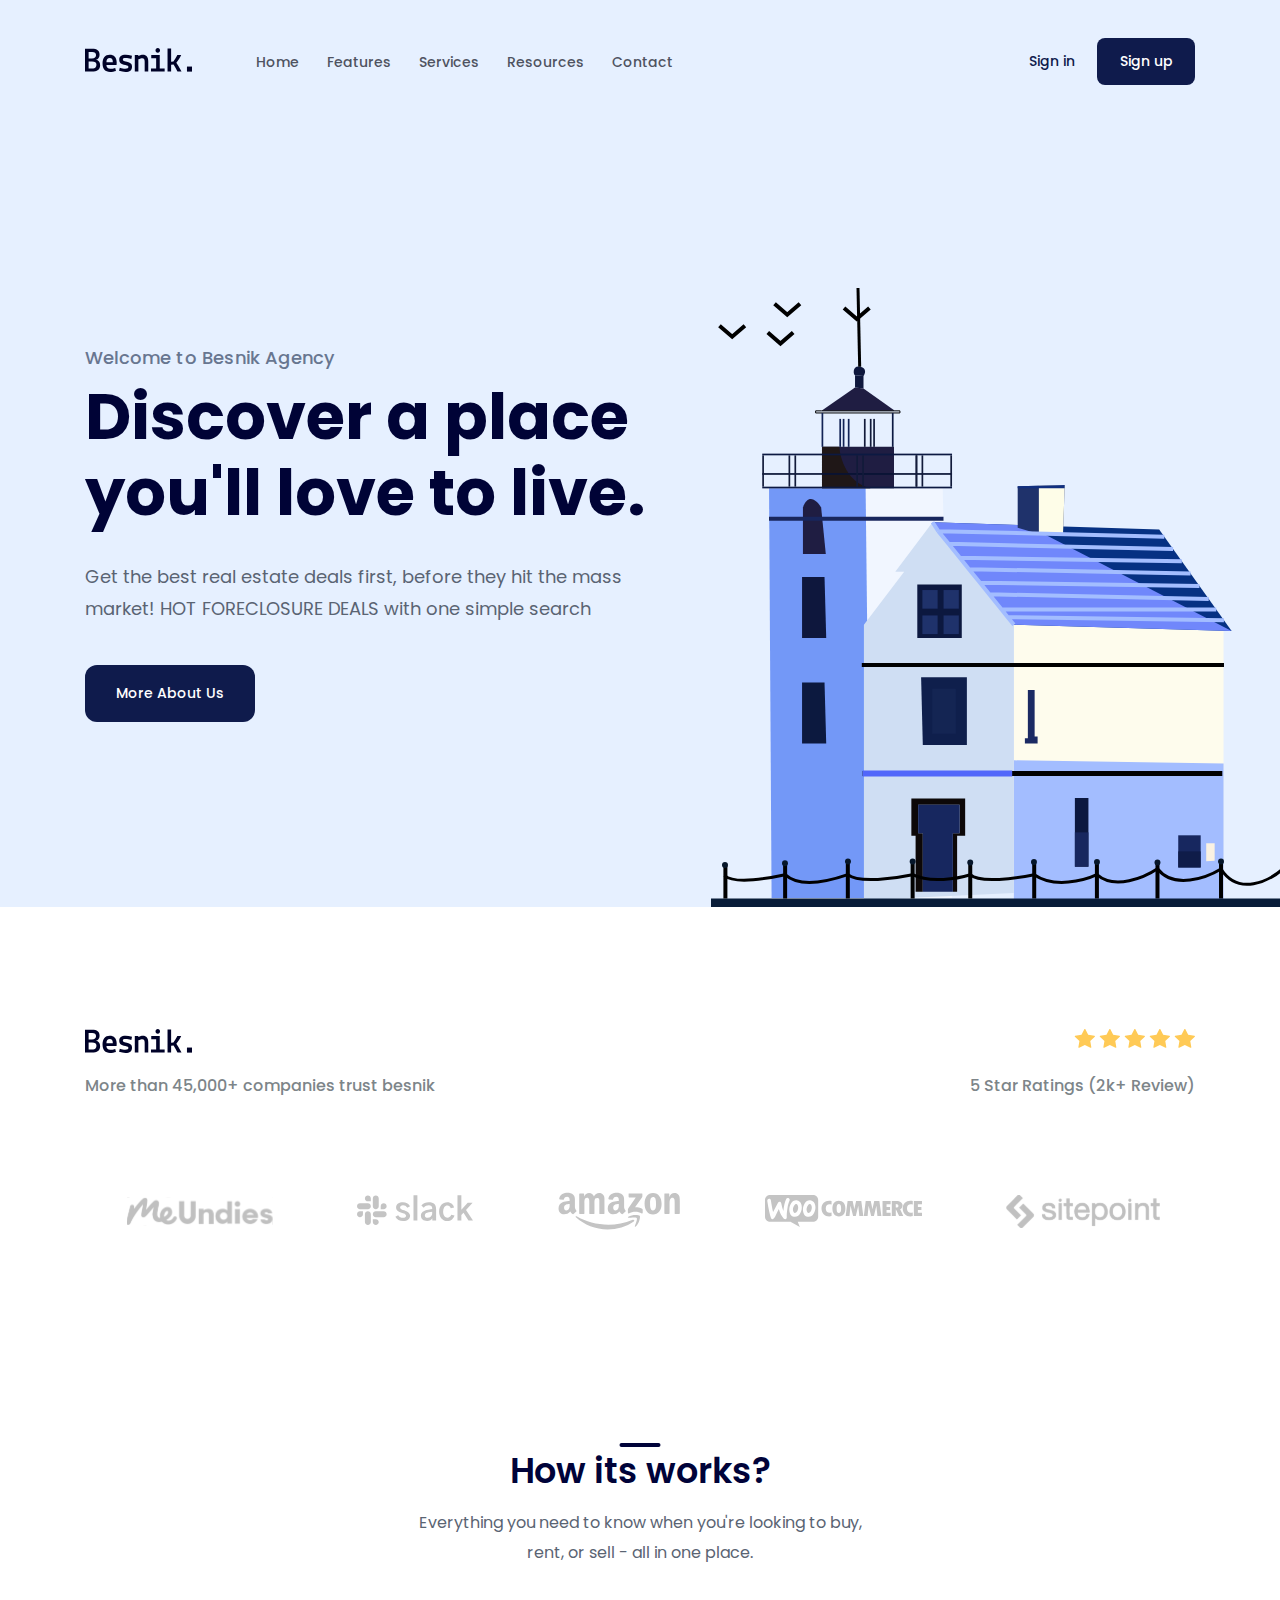
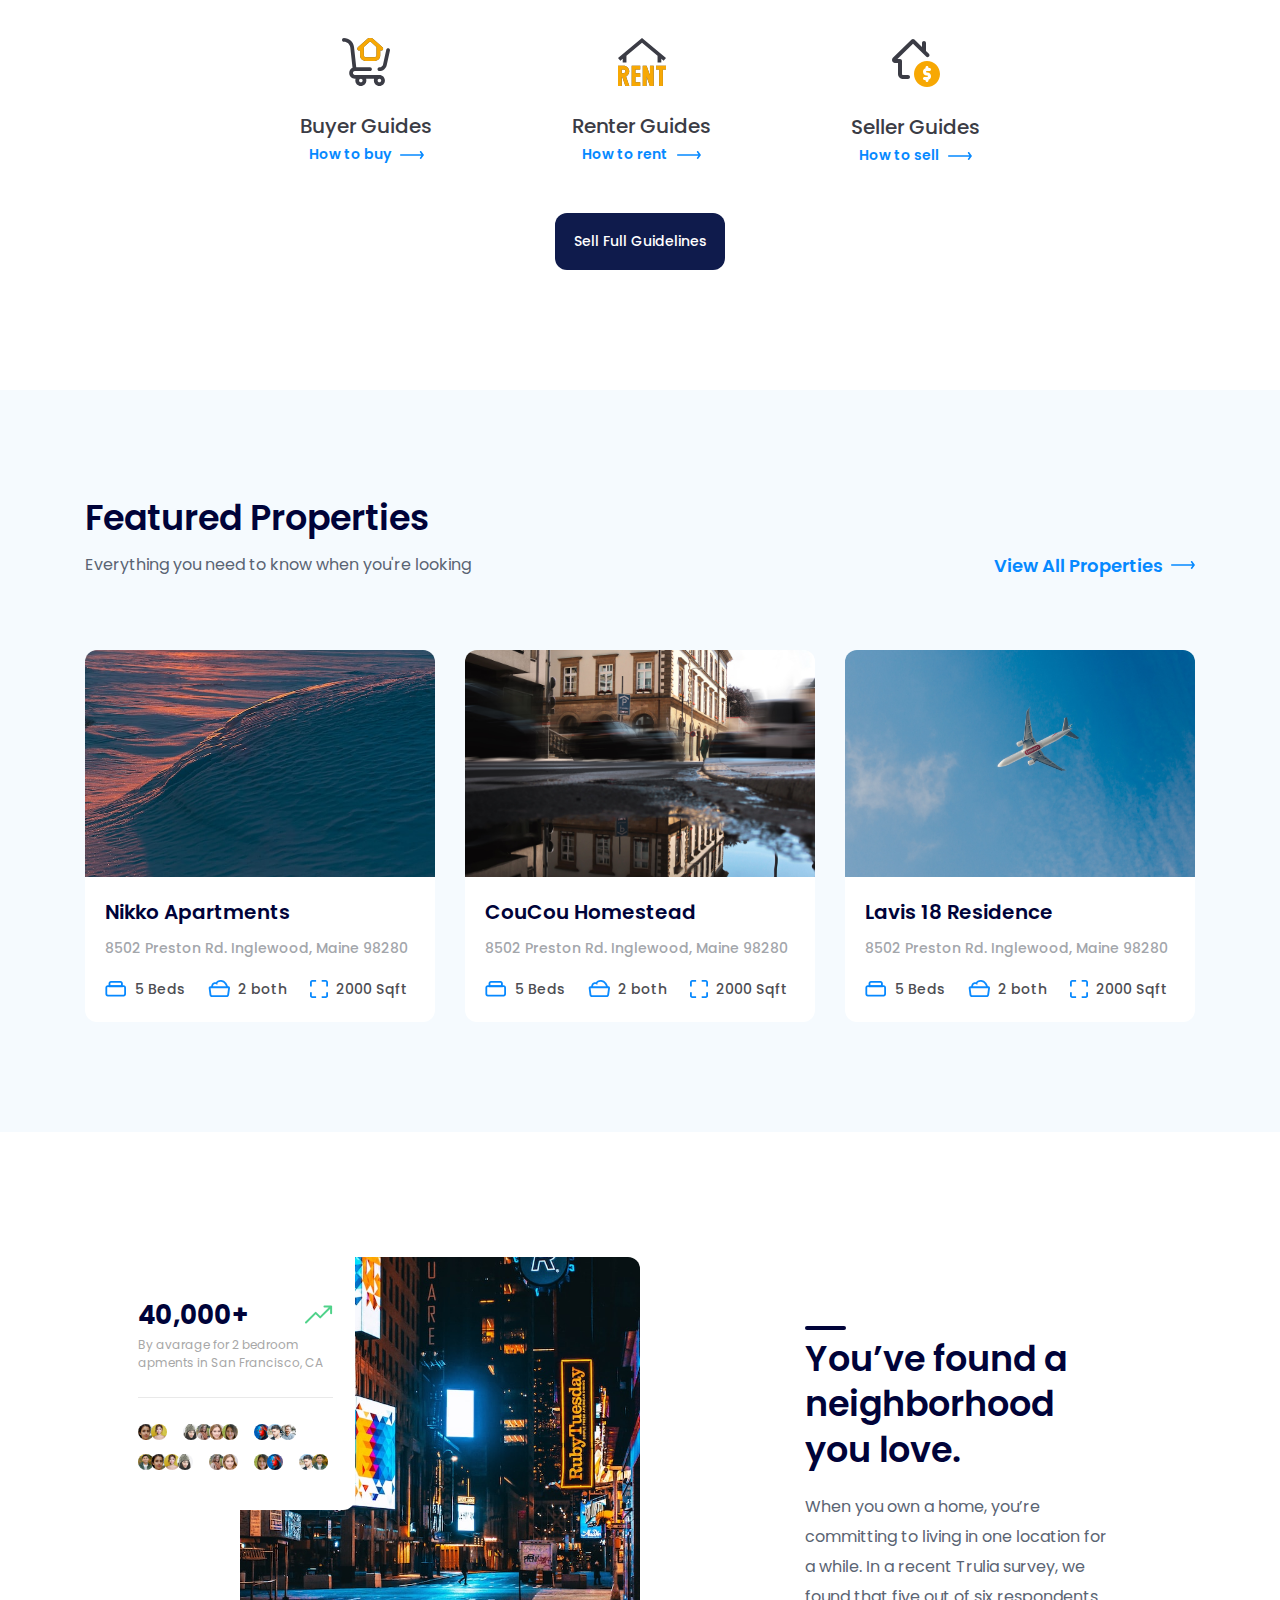
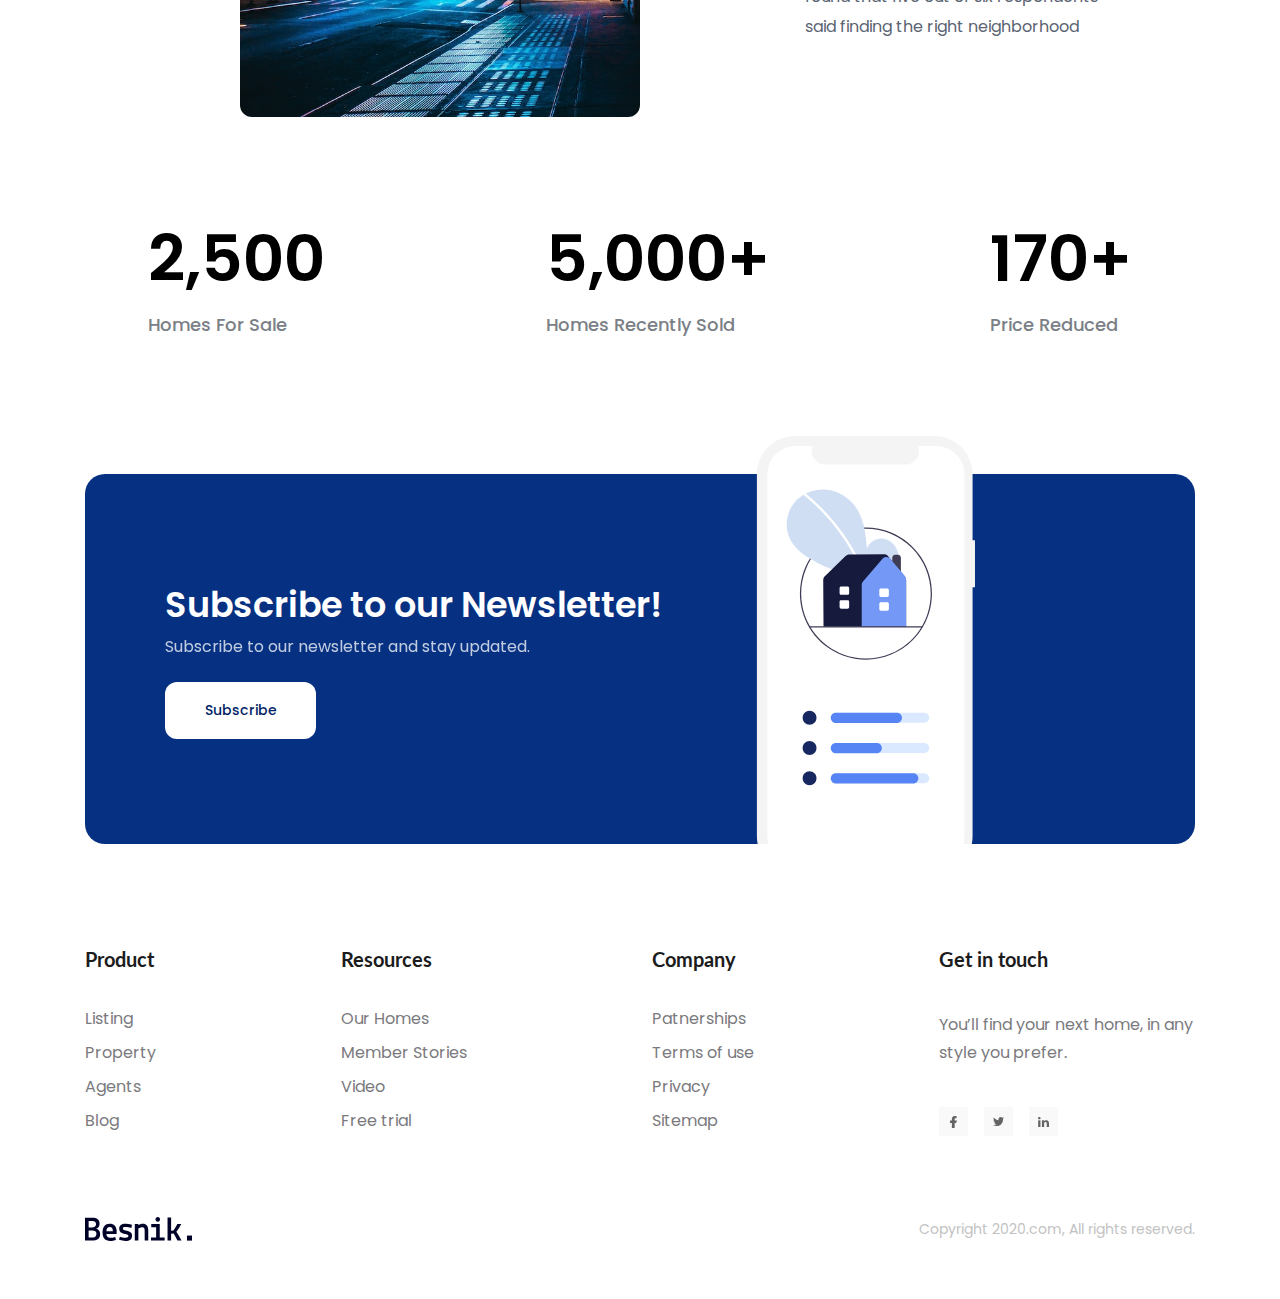
<file: index.html>
<!DOCTYPE html>
<html lang="en">
    <head>
        <meta charset="UTF-8" />
        <meta http-equiv="X-UA-Compatible" content="IE=edge" />
        <meta name="viewport" content="width=device-width, initial-scale=1.0" />
        <title>Project_1</title>
        <link rel="stylesheet" href="/assets/css/reset.css" />
        <!-- <link rel="stylesheet" href="assets/fonts/stylesheet.css" /> -->
        <link rel="preconnect" href="https://fonts.googleapis.com" />
        <link rel="preconnect" href="https://fonts.gstatic.com" crossorigin />
        <link
            href="https://fonts.googleapis.com/css2?family=Poppins:wght@400;500;600;700&display=swap"
            rel="stylesheet"
        />
        <link rel="stylesheet" href="assets/css/style.css" />
        <link rel="preconnect" href="https://fonts.googleapis.com" />
        <link rel="preconnect" href="https://fonts.gstatic.com" crossorigin />
        <link
            href="https://fonts.googleapis.com/css2?family=Lato:wght@700&display=swap"
            rel="stylesheet"
        />
        <!-- Favicon -->
        <link
            rel="apple-touch-icon"
            sizes="57x57"
            href="./assets/favicon/apple-icon-57x57.png"
        />
        <link
            rel="apple-touch-icon"
            sizes="60x60"
            href="./assets/favicon/apple-icon-60x60.png"
        />
        <link
            rel="apple-touch-icon"
            sizes="72x72"
            href="./assets/favicon/apple-icon-72x72.png"
        />
        <link
            rel="apple-touch-icon"
            sizes="76x76"
            href="./assets/favicon/apple-icon-76x76.png"
        />
        <link
            rel="apple-touch-icon"
            sizes="114x114"
            href="./assets/favicon/apple-icon-114x114.png"
        />
        <link
            rel="apple-touch-icon"
            sizes="120x120"
            href="./assets/favicon/apple-icon-120x120.png"
        />
        <link
            rel="apple-touch-icon"
            sizes="144x144"
            href="./assets/favicon/apple-icon-144x144.png"
        />
        <link
            rel="apple-touch-icon"
            sizes="152x152"
            href="./assets/favicon/apple-icon-152x152.png"
        />
        <link
            rel="apple-touch-icon"
            sizes="180x180"
            href="./assets/favicon/apple-icon-180x180.png"
        />
        <link
            rel="icon"
            type="image/png"
            sizes="192x192"
            href="./assets/favicon/android-icon-192x192.png"
        />
        <link
            rel="icon"
            type="image/png"
            sizes="32x32"
            href="./assets/favicon/favicon-32x32.png"
        />
        <link
            rel="icon"
            type="image/png"
            sizes="96x96"
            href="./assets/favicon/favicon-96x96.png"
        />
        <link
            rel="icon"
            type="image/png"
            sizes="16x16"
            href="./assets/favicon/favicon-16x16.png"
        />
        <link rel="manifest" href="./assets/favicon/manifest.json" />
        <meta name="msapplication-TileColor" content="#ffffff" />
        <meta
            name="msapplication-TileImage"
            content="./assets/favicon/ms-icon-144x144.png"
        />
        <meta name="theme-color" content="#ffffff" />
    </head>
    <body>
        <header class="fixed-header">
            <div class="content">
                <nav class="navbar">
                    <!-- Logo -->
                    <a href="#!"
                        ><img src="./assets/img/Logo.svg" alt="Besnik."
                    /></a>

                    <!-- Navigation -->
                    <ul>
                        <li><a href="#">Home</a></li>
                        <li><a href="#features">Features</a></li>
                        <li><a href="#services">Services</a></li>
                        <li><a href="#resources">Resources</a></li>
                        <li><a href="#contact">Contact</a></li>
                    </ul>
                    <!-- Action -->
                    <div class="action">
                        <a href="#!" class="action-link">Sign in</a>
                        <a href="#!" class="btn action-btn">Sign up</a>
                    </div>
                </nav>
            </div>
        </header>
        <main>
            <!-- Hero -->
            <div class="hero-wrap">
                <div class="content">
                    <div class="hero">
                        <div class="info">
                            <p class="sub-title">Welcome to Besnik Agency</p>
                            <h1 class="title">
                                Discover a place you'll love to live.
                            </h1>
                            <p class="desc">
                                Get the best real estate deals first, before
                                they hit the mass market! HOT FORECLOSURE DEALS
                                with one simple search
                            </p>
                            <a href="#!" class="btn hero-cta">More About Us</a>
                        </div>
                        <img
                            src="./assets/img/hero-img.svg"
                            alt="Discover a place you'll love to live."
                            class="hero-img"
                        />
                    </div>
                </div>
            </div>
            <!-- Clients -->
            <div class="clients">
                <div class="content">
                    <div class="row">
                        <!-- Logo -->
                        <img src="./assets/img/Logo.svg" alt="Besnik." />
                        <!-- Stars -->
                        <div class="star">
                            <img src="./assets/img/stars.svg" alt="Stars" />
                            <img src="./assets/img/stars.svg" alt="Stars" />
                            <img src="./assets/img/stars.svg" alt="Stars" />
                            <img src="./assets/img/stars.svg" alt="Stars" />
                            <img src="./assets/img/stars.svg" alt="Stars" />
                        </div>
                    </div>
                    <div class="row">
                        <p class="desc row-desc">
                            More than 45,000+ companies trust besnik
                        </p>
                        <p class="desc row-desc">5 Star Ratings (2k+ Review)</p>
                    </div>
                    <div class="images">
                        <a href="#!">
                            <img
                                src="./assets/img/client-1.svg"
                                alt="client-1"
                            />
                        </a>
                        <a href="#!">
                            <img
                                src="./assets/img/client-2.svg"
                                alt="client-2"
                            />
                        </a>
                        <a href="#!">
                            <img
                                src="./assets/img/client-3.svg"
                                alt="client-3"
                            />
                        </a>
                        <a href="#!">
                            <img
                                src="./assets/img/client-4.svg"
                                alt="client-4"
                            />
                        </a>
                        <a href="#!">
                            <img
                                src="./assets/img/client-5.svg"
                                alt="client-5"
                            />
                        </a>
                    </div>
                </div>
            </div>
            <!-- Guides -->
            <div id="services" class="guides">
                <div class="content">
                    <h2 class="sub-title">How its works?</h2>
                    <p class="desc">
                        Everything you need to know when you're looking to buy,
                        rent, or sell - all in one place.
                    </p>
                    <!-- List-guide -->
                    <ul class="list-guide">
                        <li class="guide-item">
                            <img
                                src="./assets/img/buyer.svg"
                                alt="Buyer"
                                class="icon"
                            />
                            <h3 class="title">Buyer Guides</h3>
                            <a href="#!" class="link">
                                <span>How to buy</span>
                                <img
                                    src="./assets/img/arrow-right.svg"
                                    alt="arrow-right"
                                    class="arrow"
                                />
                            </a>
                        </li>
                        <li class="guide-item">
                            <img
                                src="./assets/img/renter.svg"
                                alt="Renter"
                                class="icon"
                            />
                            <h3 class="title">Renter Guides</h3>
                            <a href="#!" class="link">
                                <span>How to rent</span>
                                <img
                                    src="./assets/img/arrow-right.svg"
                                    alt="arrow-right"
                                    class="arrow"
                                />
                            </a>
                        </li>
                        <li class="guide-item">
                            <img
                                src="./assets/img/seller.svg"
                                alt="Seller"
                                class="icon"
                            />
                            <h3 class="title">Seller Guides</h3>
                            <a href="#!" class="link">
                                <span>How to sell</span>
                                <img
                                    src="./assets/img/arrow-right.svg"
                                    alt="arrow-right"
                                    class="arrow"
                                />
                            </a>
                        </li>
                    </ul>
                    <div class="guide-cta">
                        <a href="#!" class="btn">Sell Full Guidelines</a>
                    </div>
                </div>
            </div>
            <!-- Featured -->
            <div id="features" class="featured">
                <div class="content">
                    <header>
                        <h2 class="sub-title">Featured Properties</h2>
                        <div class="row">
                            <p class="desc">
                                Everything you need to know when you're looking
                            </p>
                            <a href="#!" class="link">
                                <span>View All Properties</span>
                                <img
                                    src="./assets/img/arrow-right.svg"
                                    alt="arrow"
                                    class="arrow"
                                />
                            </a>
                        </div>
                    </header>
                    <div class="list">
                        <!-- Featured Item 1 -->
                        <div class="item">
                            <a href="#!">
                                <img
                                    src="./assets/img/featured-1.jpg"
                                    alt="Nikko Apartments"
                                    class="thumb"
                                />
                            </a>
                            <div class="body">
                                <h3 class="title">
                                    <a href="#!" class="line-clamp"
                                        >Nikko Apartments</a
                                    >
                                </h3>
                                <p
                                    class="desc line-clamp"
                                    style="--line-clamp: 3"
                                >
                                    8502 Preston Rd. Inglewood, Maine 98280
                                </p>
                                <div class="info">
                                    <img
                                        src="./assets/img/beds.svg"
                                        alt="5 Beds"
                                        class="icon"
                                    />
                                    <span class="label">5 Beds</span>

                                    <img
                                        src="./assets/img/both.svg"
                                        alt="2 both"
                                        class="icon"
                                    />
                                    <span class="label">2 both</span>

                                    <img
                                        src="./assets/img/sqft.svg"
                                        alt="2000 Sqft"
                                        class="icon"
                                    />
                                    <span class="label">2000 Sqft</span>
                                </div>
                            </div>
                        </div>

                        <!-- Featured Item 2 -->
                        <div class="item">
                            <a href="#!">
                                <img
                                    src="./assets/img/featured-2.jpg"
                                    alt="CouCou Homestead"
                                    class="thumb"
                                />
                            </a>
                            <div class="body">
                                <h3 class="title">
                                    <a href="#!" class="line-clamp"
                                        >CouCou Homestead</a
                                    >
                                </h3>
                                <p
                                    class="desc line-clamp"
                                    style="--line-clamp: 3"
                                >
                                    8502 Preston Rd. Inglewood, Maine 98280
                                </p>
                                <div class="info">
                                    <img
                                        src="./assets/img/beds.svg"
                                        alt="5 Beds"
                                        class="icon"
                                    />
                                    <span class="label">5 Beds</span>

                                    <img
                                        src="./assets/img/both.svg"
                                        alt="2 both"
                                        class="icon"
                                    />
                                    <span class="label">2 both</span>

                                    <img
                                        src="./assets/img/sqft.svg"
                                        alt="2000 Sqft"
                                        class="icon"
                                    />
                                    <span class="label">2000 Sqft</span>
                                </div>
                            </div>
                        </div>

                        <!-- Featured Item 3 -->
                        <div class="item">
                            <a href="#!">
                                <img
                                    src="./assets/img/featured-3.jpg"
                                    alt="Lavis 18 Residence"
                                    class="thumb"
                                />
                            </a>
                            <div class="body">
                                <h3 class="title">
                                    <a href="#!" class="line-clamp"
                                        >Lavis 18 Residence</a
                                    >
                                </h3>
                                <p
                                    class="desc line-clamp"
                                    style="--line-clamp: 3"
                                >
                                    8502 Preston Rd. Inglewood, Maine 98280
                                </p>
                                <div class="info">
                                    <img
                                        src="./assets/img/beds.svg"
                                        alt="5 Beds"
                                        class="icon"
                                    />
                                    <span class="label">5 Beds</span>

                                    <img
                                        src="./assets/img/both.svg"
                                        alt="2 both"
                                        class="icon"
                                    />
                                    <span class="label">2 both</span>

                                    <img
                                        src="./assets/img/sqft.svg"
                                        alt="2000 Sqft"
                                        class="icon"
                                    />
                                    <span class="label">2000 Sqft</span>
                                </div>
                            </div>
                        </div>
                    </div>
                </div>
            </div>
            <!-- Stats -->
            <div id="resources" class="stats">
                <div class="content">
                    <div class="row">
                        <div class="img-block">
                            <img
                                class="image"
                                src="./assets/img/stats-img.jpg"
                                alt="You’ve found a neighborhood you love."
                            />
                        </div>
                        <!-- Stats Trend -->
                        <div class="stats-trend">
                            <div class="row">
                                <strong class="value">40,000+</strong>
                                <img
                                    src="./assets/img/arrow-trend-up.svg"
                                    alt="40,000+"
                                    class="icon"
                                />
                            </div>
                            <p class="desc">
                                By avarage for 2 bedroom apments in San
                                Francisco, CA
                            </p>
                            <div class="separate"></div>
                            <div class="avt-block">
                                <div class="avt-group">
                                    <img
                                        src="./assets/img/avt-1.jpg"
                                        alt=""
                                        class="avt"
                                    />
                                    <img
                                        src="./assets/img/avt-2.webp"
                                        alt=""
                                        class="avt"
                                    />
                                </div>
                                <div class="avt-group">
                                    <img
                                        src="./assets/img/avt-3.jpg"
                                        alt=""
                                        class="avt"
                                    />
                                    <img
                                        src="./assets/img/avt-4.webp"
                                        alt=""
                                        class="avt"
                                    /><img
                                        src="./assets/img/avt-5.jpg"
                                        alt=""
                                        class="avt"
                                    />
                                    <img
                                        src="./assets/img/avt-6.jpg"
                                        alt=""
                                        class="avt"
                                    />
                                </div>
                                <div class="avt-group">
                                    <img
                                        src="./assets/img/avt-7.jpg"
                                        alt=""
                                        class="avt"
                                    />
                                    <img
                                        src="./assets/img/avt-8.jpg"
                                        alt=""
                                        class="avt"
                                    />
                                    <img
                                        src="./assets/img/avt-9.jpg"
                                        alt=""
                                        class="avt"
                                    />
                                </div>
                                <div class="avt-group">
                                    <img
                                        src="./assets/img/avt-10.jpg"
                                        alt=""
                                        class="avt"
                                    />
                                    <img
                                        src="./assets/img/avt-1.jpg"
                                        alt=""
                                        class="avt"
                                    />
                                    <img
                                        src="./assets/img/avt-2.webp"
                                        alt=""
                                        class="avt"
                                    />
                                    <img
                                        src="./assets/img/avt-3.jpg"
                                        alt=""
                                        class="avt"
                                    />
                                </div>
                                <div class="avt-group">
                                    <img
                                        src="./assets/img/avt-4.webp"
                                        alt=""
                                        class="avt"
                                    />
                                    <img
                                        src="./assets/img/avt-5.jpg"
                                        alt=""
                                        class="avt"
                                    />
                                </div>
                                <div class="avt-group">
                                    <img
                                        src="./assets/img/avt-6.jpg"
                                        alt=""
                                        class="avt"
                                    />
                                    <img
                                        src="./assets/img/avt-7.jpg"
                                        alt=""
                                        class="avt"
                                    />
                                </div>
                                <div class="avt-group">
                                    <img
                                        src="./assets/img/avt-8.jpg"
                                        alt=""
                                        class="avt"
                                    />
                                    <img
                                        src="./assets/img/avt-10.jpg"
                                        alt=""
                                        class="avt"
                                    />
                                </div>
                            </div>
                        </div>

                        <div class="info">
                            <h2 class="sub-title">
                                You’ve found a neighborhood you love.
                            </h2>
                            <p class="desc">
                                When you own a home, you’re committing to living
                                in one location for a while. In a recent Trulia
                                survey, we found that five out of six
                                respondents said finding the right neighborhood
                            </p>
                        </div>
                    </div>
                    <div class="row row-qty">
                        <div class="qty-item">
                            <strong class="qty">2,500</strong>
                            <p class="qty-desc">Homes For Sale</p>
                        </div>
                        <div class="qty-item">
                            <strong class="qty">5,000+</strong>
                            <p class="qty-desc">Homes Recently Sold</p>
                        </div>
                        <div class="qty-item">
                            <strong class="qty">170+</strong>
                            <p class="qty-desc">Price Reduced</p>
                        </div>
                    </div>
                </div>
            </div>
            <!-- Subscription -->
            <div id="contact" class="subscription">
                <div class="content">
                    <div class="body">
                        <div class="info">
                            <h2 class="sub-title line-clamp">
                                Subscribe to our Newsletter!
                            </h2>
                            <p
                                class="desc line-clamp"
                                style="-webkit-line-clamp: 3"
                            >
                                Subscribe to our newsletter and stay updated.
                            </p>
                            <a href="#!" class="btn">Subscribe</a>
                        </div>
                        <img
                            src="./assets/img/newletter.svg"
                            alt="Subscribe to our Newsletter!"
                            class="image"
                        />
                    </div>
                </div>
            </div>
        </main>
        <!-- Footer -->
        <footer class="footer">
            <div class="content">
                <div class="row row-top">
                    <!-- Product Column -->
                    <div class="column">
                        <div class="heading">Product</div>
                        <div class="list">
                            <div class="item">
                                <a href="#!">Listing</a>
                            </div>
                            <div class="item">
                                <a href="#!">Property</a>
                            </div>
                            <div class="item">
                                <a href="#!">Agents</a>
                            </div>
                            <div class="item">
                                <a href="#!">Blog</a>
                            </div>
                        </div>
                    </div>
                    <!-- Resources Column -->
                    <div class="column">
                        <div class="heading">Resources</div>
                        <div class="list">
                            <div class="item">
                                <a href="#!">Our Homes</a>
                            </div>
                            <div class="item">
                                <a href="#!">Member Stories</a>
                            </div>
                            <div class="item">
                                <a href="#!">Video</a>
                            </div>
                            <div class="item">
                                <a href="#!">Free trial</a>
                            </div>
                        </div>
                    </div>
                    <!-- Company Column -->
                    <div class="column">
                        <div class="heading">Company</div>
                        <div class="list">
                            <div class="item">
                                <a href="#!">Patnerships</a>
                            </div>
                            <div class="item">
                                <a href="#!">Terms of use</a>
                            </div>
                            <div class="item">
                                <a href="#!">Privacy</a>
                            </div>
                            <div class="item">
                                <a href="#!">Sitemap</a>
                            </div>
                        </div>
                    </div>
                    <!-- Get in touch Column -->
                    <div class="column">
                        <div class="heading">Get in touch</div>
                        <p class="desc">
                            You’ll find your next home, in any style you prefer.
                        </p>
                        <div class="social">
                            <div class="social-link">
                                <img
                                    src="./assets/img/facebook.svg"
                                    alt="facebook"
                                />
                            </div>
                            <div class="social-link">
                                <img
                                    src="./assets/img/twitter.svg"
                                    alt="twitter"
                                />
                            </div>
                            <div class="social-link">
                                <img
                                    src="./assets/img/linkedin.svg"
                                    alt="linkedin"
                                />
                            </div>
                        </div>
                    </div>
                </div>
                <div class="row row-bottom">
                    <img
                        src="./assets/img/Logo.svg"
                        alt="Besnik."
                        class="logo"
                    />
                    <p class="copyright">
                        Copyright 2020.com, All rights reserved.
                    </p>
                </div>
            </div>
        </footer>
    </body>
</html>
</file>
<file: assets/fonts/stylesheet.css>
/* ==Poppins== */

@font-face {
    font-family: 'Poppins';
    src: url('Poppins/Poppins-Black.woff2') format('woff2'),
        url('Poppins/Poppins-Black.woff') format('woff');
    font-weight: 900;
    font-style: normal;
    font-display: swap;
}

@font-face {
    font-family: 'Poppins';
    src: url('Poppins/Poppins-BlackItalic.woff2') format('woff2'),
        url('Poppins/Poppins-BlackItalic.woff') format('woff');
    font-weight: 900;
    font-style: italic;
    font-display: swap;
}

@font-face {
    font-family: 'Poppins';
    src: url('Poppins/Poppins-Bold.woff2') format('woff2'),
        url('Poppins/Poppins-Bold.woff') format('woff');
    font-weight: bold;
    font-style: normal;
    font-display: swap;
}

@font-face {
    font-family: 'Poppins';
    src: url('Poppins/Poppins-ExtraBold.woff2') format('woff2'),
        url('Poppins/Poppins-ExtraBold.woff') format('woff');
    font-weight: bold;
    font-style: normal;
    font-display: swap;
}

@font-face {
    font-family: 'Poppins';
    src: url('Poppins/Poppins-BoldItalic.woff2') format('woff2'),
        url('Poppins/Poppins-BoldItalic.woff') format('woff');
    font-weight: bold;
    font-style: italic;
    font-display: swap;
}

@font-face {
    font-family: 'Poppins';
    src: url('Poppins/Poppins-ExtraLight.woff2') format('woff2'),
        url('Poppins/Poppins-ExtraLight.woff') format('woff');
    font-weight: 200;
    font-style: normal;
    font-display: swap;
}

@font-face {
    font-family: 'Poppins';
    src: url('Poppins/Poppins-ExtraBoldItalic.woff2') format('woff2'),
        url('Poppins/Poppins-ExtraBoldItalic.woff') format('woff');
    font-weight: bold;
    font-style: italic;
    font-display: swap;
}

@font-face {
    font-family: 'Poppins';
    src: url('Poppins/Poppins-Light.woff2') format('woff2'),
        url('Poppins/Poppins-Light.woff') format('woff');
    font-weight: 300;
    font-style: normal;
    font-display: swap;
}

@font-face {
    font-family: 'Poppins';
    src: url('Poppins/Poppins-Italic.woff2') format('woff2'),
        url('Poppins/Poppins-Italic.woff') format('woff');
    font-weight: normal;
    font-style: italic;
    font-display: swap;
}

@font-face {
    font-family: 'Poppins';
    src: url('Poppins/Poppins-ExtraLightItalic.woff2') format('woff2'),
        url('Poppins/Poppins-ExtraLightItalic.woff') format('woff');
    font-weight: 200;
    font-style: italic;
    font-display: swap;
}

@font-face {
    font-family: 'Poppins';
    src: url('Poppins/Poppins-MediumItalic.woff2') format('woff2'),
        url('Poppins/Poppins-MediumItalic.woff') format('woff');
    font-weight: 500;
    font-style: italic;
    font-display: swap;
}

@font-face {
    font-family: 'Poppins';
    src: url('Poppins/Poppins-Regular.woff2') format('woff2'),
        url('Poppins/Poppins-Regular.woff') format('woff');
    font-weight: normal;
    font-style: normal;
    font-display: swap;
}

@font-face {
    font-family: 'Poppins';
    src: url('Poppins/Poppins-LightItalic.woff2') format('woff2'),
        url('Poppins/Poppins-LightItalic.woff') format('woff');
    font-weight: 300;
    font-style: italic;
    font-display: swap;
}

@font-face {
    font-family: 'Poppins';
    src: url('Poppins/Poppins-Medium.woff2') format('woff2'),
        url('Poppins/Poppins-Medium.woff') format('woff');
    font-weight: 500;
    font-style: normal;
    font-display: swap;
}

@font-face {
    font-family: 'Poppins';
    src: url('Poppins/Poppins-SemiBoldItalic.woff2') format('woff2'),
        url('Poppins/Poppins-SemiBoldItalic.woff') format('woff');
    font-weight: 600;
    font-style: italic;
    font-display: swap;
}

@font-face {
    font-family: 'Poppins';
    src: url('Poppins/Poppins-Thin.woff2') format('woff2'),
        url('Poppins/Poppins-Thin.woff') format('woff');
    font-weight: 100;
    font-style: normal;
    font-display: swap;
}

@font-face {
    font-family: 'Poppins';
    src: url('Poppins/Poppins-SemiBold.woff2') format('woff2'),
        url('Poppins/Poppins-SemiBold.woff') format('woff');
    font-weight: 600;
    font-style: normal;
    font-display: swap;
}

@font-face {
    font-family: 'Poppins';
    src: url('Poppins/Poppins-ThinItalic.woff2') format('woff2'),
        url('Poppins/Poppins-ThinItalic.woff') format('woff');
    font-weight: 100;
    font-style: italic;
    font-display: swap;
}
</file>
<file: assets/css/style.css>
* {
    box-sizing: border-box;
}
:root {
    --primary-color: #0f1b4c;
}

html,
body {
    scroll-behavior: smooth;
}

html {
    font-size: 62.5%;
}

body {
    font-size: 1.6rem;
    font-family: "Poppins", sans-serif;
}
/* Common */
a {
    text-decoration: none;
}
/* Header */
.fixed-header {
    background: #e6f0ff;
    padding-top: 26px;
    position: sticky;
    top: -26px;
    z-index: 1;
}

.hero-wrap {
    display: flex;
    flex-direction: column;
    position: relative;
    justify-content: center;
    background: #e6f0ff;
    height: calc(100vh - 90px);
}

.content {
    width: 1110px;
    max-width: calc(100% - 48px);
    margin-left: auto;
    margin-right: auto;
}

.btn {
    display: inline-block;
    min-width: 98px;
    padding: 18px 16px;
    background: var(--primary-color);
    border-radius: 12px;
    font-weight: 500;
    font-size: 1.4rem;
    line-height: 21px;
    text-align: center;
    color: #ffffff;
}

.btn:hover {
    opacity: 0.9;
}

.line-clamp {
    display: -webkit-box;
    -webkit-line-clamp: var(--line-clamp, 2);
    -webkit-box-orient: vertical;
    overflow: hidden;
}

.navbar {
    display: flex;
    align-items: center;
    padding: 12px 0;
}

.navbar ul {
    display: flex;
    margin-left: 50px;
}

.navbar .action {
    margin-left: auto;
}

.navbar ul a {
    font-weight: 500;
    font-size: 1.4rem;
    color: #4f5361;
    padding: 8px 1.4rem;
}
.navbar ul a:hover {
    text-decoration: underline;
}
.navbar .action-link {
    font-weight: 500;
    font-size: 1.4rem;
    color: var(--primary-color);
}

.navbar .action-btn {
    padding: 13px 16px;
    margin-left: 18px;
    border-radius: 8px;
}

.hero .info {
    width: 51%;
    height: 317px;
}

.hero .sub-title {
    font-weight: 500;
    font-size: 1.8rem;
    line-height: 1.5;
    letter-spacing: 0.01em;
    color: #687690;
}

.hero .title {
    margin-top: 8px;
    font-weight: 700;
    font-size: 6.4rem;
    line-height: 1.19;
    color: #000336;
}

.hero .desc {
    margin-top: 30px;
    font-weight: 400;
    font-size: 1.8rem;
    line-height: 1.78;
    color: #5a6473;
}

.hero .hero-cta {
    margin-top: 40px;
    min-width: 170px;
}

.hero .hero-img {
    position: absolute;
    bottom: 0;
    right: calc((100vw - 1110px) / 2 - 100px);
}

/* Clients */
.clients {
    margin-top: 79px;
    padding: 43px 0 64px;
}

.clients .row {
    display: flex;
    justify-content: space-between;
}

.clients .desc {
    font-weight: 500;
    font-size: 1.6rem;
    line-height: 1.25;
    color: #7d8589;
}
.clients .row-desc {
    margin-top: 23px;
}

.clients .images {
    display: flex;
    justify-content: space-between;
    align-items: center;
    margin-top: 70px;
}

.clients .images a {
    display: flex;
    align-items: center;
    padding: 0 42px;
    height: 90px;
    border-radius: 12px;
}

.clients .images a:hover {
    box-shadow: 0px 10px 20px rgba(0, 0, 0, 0.1);
}

.guides {
    margin-top: 40px;
    padding: 93px 0 79px;
}
.guides .sub-title {
    position: relative;
    font-weight: 600;
    font-size: 3.5rem;
    line-height: 1;
    text-align: center;
    color: #000339;
}

.guides .sub-title::before {
    content: "";
    display: inline-block;
    position: absolute;
    margin-top: -10px;
    left: 50%;
    transform: translateX(-50%);
    width: 41px;
    height: 4px;
    background: #000339;
    border-radius: 12px;
}

.guides .desc {
    width: 459px;
    max-width: 100%;
    margin: 20px auto 0;
    font-weight: 400;
    font-size: 1.6rem;
    line-height: 1.88;
    text-align: center;
    color: #5a6473;
}

.list-guide {
    display: flex;
    justify-content: center;
    margin-top: 70px;
}

.guide-item {
    margin: 0 70px 0;
    text-align: center;
}

.guide-item .title {
    margin-top: 26px;
    font-weight: 500;
    font-size: 2rem;
    line-height: 1.1;
    color: #3b3c45;
}

.guide-item .link {
    display: inline-block;
    margin-top: 10px;
    font-weight: 600;
    font-size: 1.4rem;
    color: #0689ff;
}

.guide-item .arrow {
    margin-left: 6px;
}

.guide-cta {
    margin-top: 50px;
    display: flex;
    justify-content: center;
}

.guide-cta .btn {
    min-width: 170px;
}

.featured {
    padding: 110px 0;
    margin-top: 41px;
    background: #f5fafe;
}

.featured .sub-title {
    font-weight: 600;
    font-size: 3.5rem;
    line-height: 1;
    color: #000339;
}

.featured .row {
    display: flex;
    justify-content: space-between;
    margin-top: 15px;
}

.featured .desc {
    font-weight: 400;
    font-size: 1.6rem;
    line-height: 1.88;
    color: #5a6473;
}

.featured .link {
    display: flex;
    align-items: center;
    font-weight: 600;
    font-size: 1.8rem;
    line-height: 27px;
    color: #0689ff;
}

.featured .link .arrow {
    margin-left: 8px;
}

.featured .list {
    display: flex;
    margin-top: 70px;
    gap: 30px;
}

.featured .item {
    flex: 1;
    background: #fff;
    border-radius: 12px;
}

.featured .item .thumb {
    width: 100%;
    height: 227px;
    object-fit: cover;
    border-top-left-radius: 12px;
    border-top-right-radius: 12px;
}

.featured .item .body {
    margin: 17px 20px 24px;
}

.featured .item .title a {
    font-weight: 600;
    font-size: 2rem;
    line-height: 1.5;
    color: #000339;
}

.featured .item .desc {
    margin-top: 11px;
    font-weight: 500;
    font-size: 1.4rem;
    line-height: 1.5;
    color: #a3a6ab;
    word-break: break-all;
}

.featured .info {
    margin-top: 21px;
    display: flex;
    align-items: center;
}

.featured .info .icon {
    margin-left: 23px;
}

.featured .info .icon:first-child {
    margin-left: 0;
}

.featured .info .label {
    margin-left: 8px;
    font-weight: 500;
    font-size: 1.4rem;
    line-height: 1;
    letter-spacing: 0.01em;
    color: #4d4d52;
}

.stats {
    margin-top: 75px;
    padding: 50px 0;
}
.stats .content {
    width: 1048px;
}

.stats .row {
    display: flex;
}

.stats .img-block,
.stats .info {
    width: 50%;
}

.stats .info {
    padding: 79px 0 0 165px;
}

.stats .img-block {
    position: relative;
}

.stats-trend {
    position: absolute;
    width: 239px;
    border-radius: 0px 0px 12px 12px;
    padding: 45px 22px 40px;
    background-color: #fff;
}

.stats .img-block .image {
    display: block;
    margin-left: auto;
    width: 400px;
    height: 460px;
    border-radius: 12px;
    object-fit: cover;
}

.stats .sub-title {
    position: relative;
    width: 269px;
    font-weight: 600;
    font-size: 3.5rem;
    line-height: 1.29;
    color: #000339;
}

.stats .sub-title::before {
    content: "";
    display: block;
    left: 0;
    top: -10px;
    position: absolute;
    width: 41px;
    height: 4px;
    background: #000339;
    border-radius: 12px;
}

.stats .info .desc {
    width: 309px;
    margin-top: 20px;
    font-weight: 400;
    font-size: 1.6rem;
    line-height: 1.88;
    color: #5a6473;
}

.stats-trend .value {
    font-weight: 700;
    font-size: 2.6rem;
    line-height: 1;
    letter-spacing: 0.01em;
    color: #000339;
}

.stats-trend .desc {
    margin-top: 8px;
    font-weight: 400;
    font-size: 1.2rem;
    line-height: 1.5;
    color: #a7a7a7;
}

.stats-trend .icon {
    margin-left: auto;
}

.stats-trend .separate {
    margin-top: 25px;
    height: 1.2px;
    background: #e9e9e9;
}

.stats .avt-block {
    margin-top: 26px;
    display: flex;
    flex-wrap: wrap;
    gap: 14px 16px;
}

.stats .avt-group {
    display: flex;
}

.stats .avt {
    width: 16px;
    height: 16px;
    border-radius: 50%;
    margin-left: -3px;
    object-fit: cover;
}

.stats .avt:first-child {
    margin-left: 0;
}

.stats .row-qty {
    margin-top: 110px;
    justify-content: space-between;
    padding: 0 32px;
}

.stats .qty {
    font-weight: 600;
    font-size: 6.4rem;
    color: #000000;
}

.stats .qty-desc {
    margin-top: 25px;
    font-weight: 500;
    font-size: 1.8rem;
    color: #7b8087;
}

.subscription {
    margin-top: 90px;
}

.subscription .body {
    position: relative;
    display: flex;
    align-items: center;
    height: 370px;
    background: #063183;
    border-radius: 20px;
}

.subscription .info {
    padding: 0 80px;
    width: 671px;
}

.subscription .sub-title {
    font-weight: 600;
    font-size: 3.5rem;
    line-height: 1.5;
    color: #ffffff;
}

.subscription .desc {
    font-weight: 400;
    font-size: 1.6rem;
    line-height: 1.88;
    color: #ffffff;
    opacity: 0.75;
}

.subscription .btn {
    margin-top: 20px;
    min-width: 151px;
    color: #002366;
    background: #ffffff;
    border-radius: 12px;
}

.subscription .image {
    position: absolute;
    bottom: 0;
    left: 671px;
}

/* Footer */
.footer {
    margin-top: 55px;
    padding: 50px 0 58px;
}

.footer .row {
    display: flex;
}

.footer .row-top {
    gap: 185px;
}

.footer .heading {
    font-family: "Lato";
    font-weight: 700;
    font-size: 2rem;
    color: #1c1c1d;
}

.footer .list,
.footer .desc {
    margin-top: 42px;
}

.footer .item {
    margin-top: 18px;
}

.footer .item a,
.footer .desc {
    font-weight: 400;
    font-size: 1.6rem;
    color: #7a7a7e;
    white-space: nowrap;
}

.footer .desc {
    white-space: normal;
    line-height: 1.75;
}

.footer .social-link {
    display: flex;
    justify-content: center;
    align-items: center;
    width: 29px;
    height: 29px;
    background: #f9f9f9;
}

.footer .social-link + .social-link {
    margin-left: 16px;
}

.footer .social-link:hover {
    background: #ebebeb;
    border-radius: 3px;
}

.footer .social {
    margin-top: 40px;
    display: flex;
}

.footer .row-bottom {
    display: flex;
    align-items: center;
    justify-content: space-between;
    margin-top: 81px;
}

.footer .copyright {
    font-weight: 400;
    font-size: 1.4rem;
    color: #c2c2c2;
}
</file>
